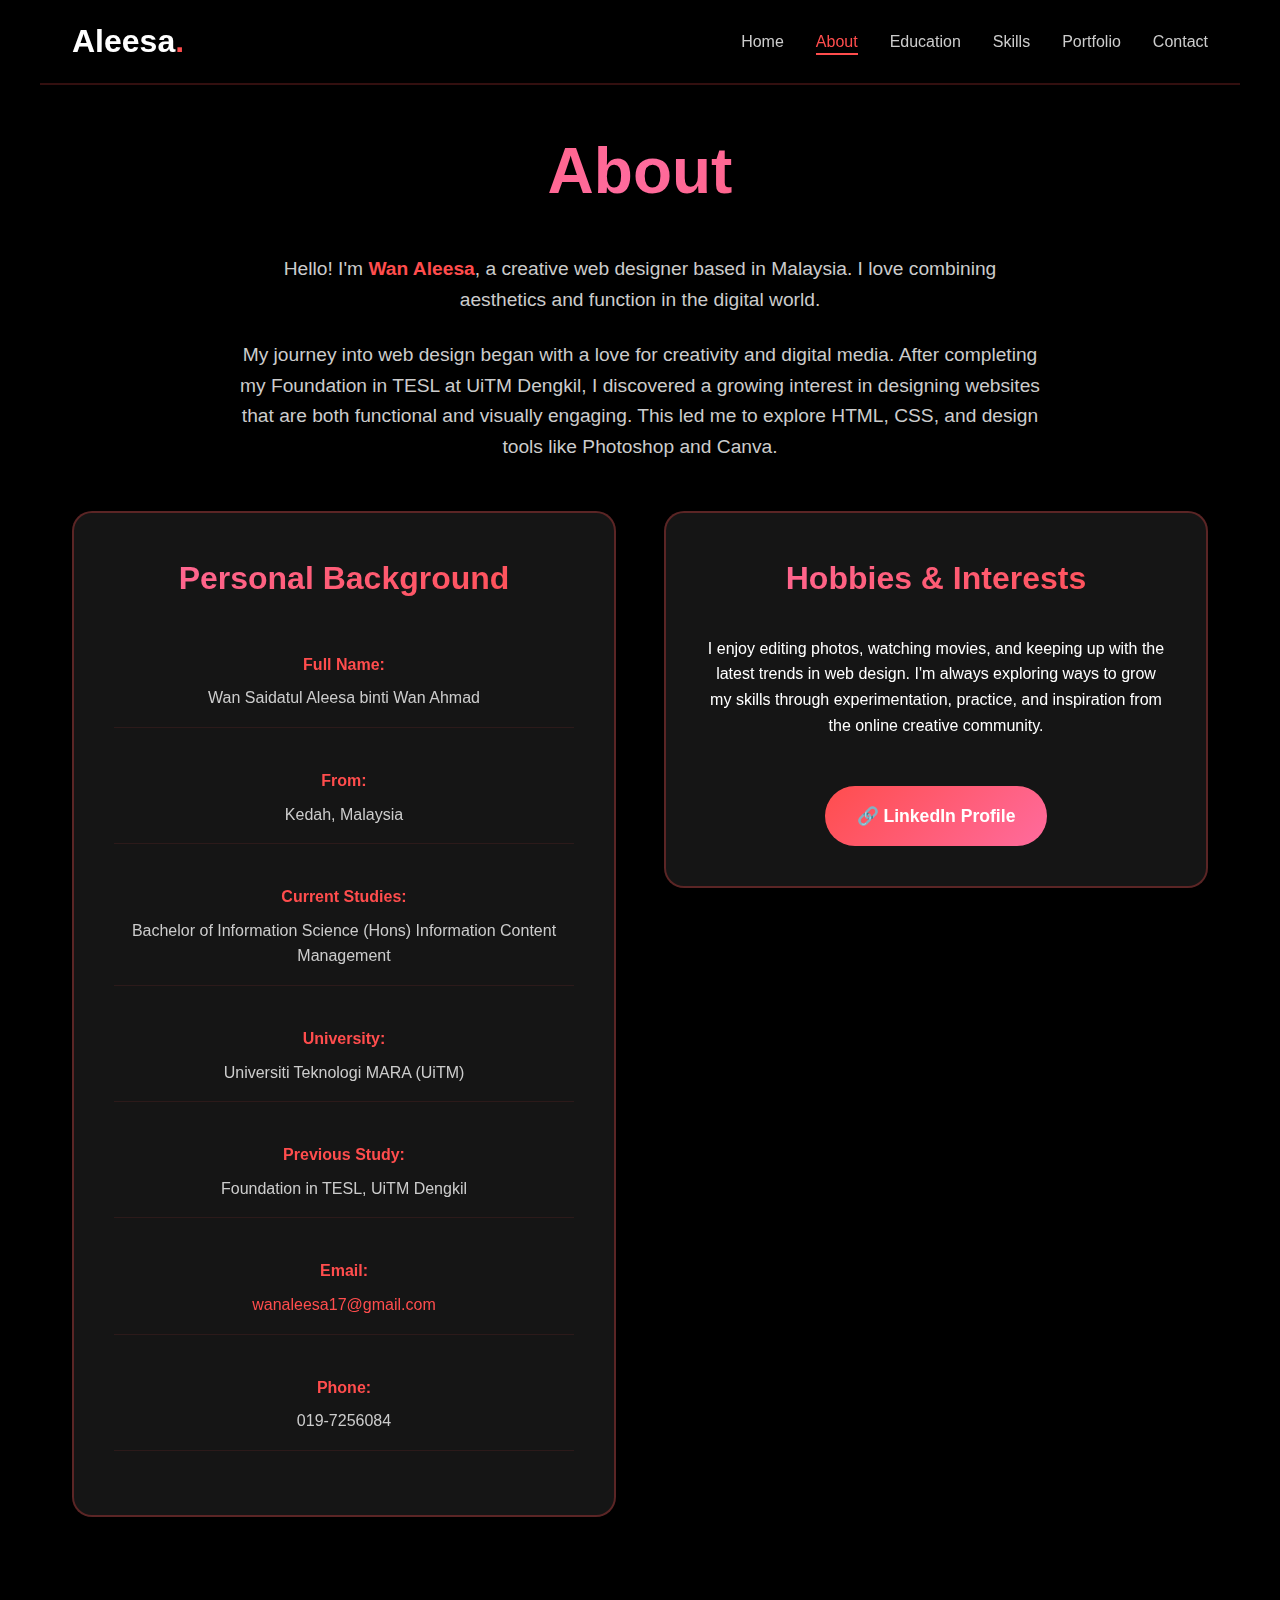
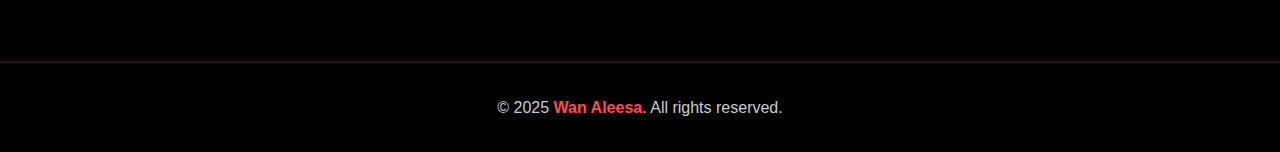
<file: about.html>
<!DOCTYPE html>
<html lang="en">
<head>
  <meta charset="UTF-8" />
  <meta name="viewport" content="width=device-width, initial-scale=1.0" />
  <title>About Me - Aleesa</title>
  <link rel="stylesheet" href="style.css" />
</head>
<body>
  <header>
    <div class="logo"><a href="index.html">Aleesa<span>.</span></a></div>
    <nav>
      <ul>
        <li><a href="index.html">Home</a></li>
        <li><a href="about.html" class="active">About</a></li>
        <li><a href="education.html">Education</a></li>
        <li><a href="skills.html">Skills</a></li>
        <li><a href="portfolio.html">Portfolio</a></li>
        <li><a href="contact.html">Contact</a></li>
      </ul>
    </nav>
  </header>

  <section class="hero center-text">
    <div class="hero-text">
      <h1>About</h1>
      <p>Hello! I'm <span class="highlight">Wan Aleesa</span>, a creative web designer based in Malaysia. I love combining aesthetics and function in the digital world.</p>
      <p>My journey into web design began with a love for creativity and digital media. After completing my Foundation in TESL at UiTM Dengkil, I discovered a growing interest in designing websites that are both functional and visually engaging. This led me to explore HTML, CSS, and design tools like Photoshop and Canva.</p>
    </div>

    <div class="about-columns">
      <!-- Left Column: Personal Background -->
      <div class="column">
        <h2>Personal Background</h2>
        <div class="info-list">
          <div class="info-item">
            <span class="label">Full Name:</span>
            <span class="value">Wan Saidatul Aleesa binti Wan Ahmad</span>
          </div>
          <div class="info-item">
            <span class="label">From:</span>
            <span class="value">Kedah, Malaysia</span>
          </div>
          <div class="info-item">
            <span class="label">Current Studies:</span>
            <span class="value">Bachelor of Information Science (Hons) Information Content Management</span>
          </div>
          <div class="info-item">
            <span class="label">University:</span>
            <span class="value">Universiti Teknologi MARA (UiTM)</span>
          </div>
          <div class="info-item">
            <span class="label">Previous Study:</span>
            <span class="value">Foundation in TESL, UiTM Dengkil</span>
          </div>
          <div class="info-item">
            <span class="label">Email:</span>
            <a href="mailto:wanaleesa17@gmail.com" class="value email-link">wanaleesa17@gmail.com</a>
          </div>
          <div class="info-item">
            <span class="label">Phone:</span>
            <span class="value">019-7256084</span>
          </div>
        </div>
      </div>

      <!-- Right Column: Hobbies -->
      <div class="about-box">
        <h2>Hobbies & Interests</h2>
        <p>I enjoy editing photos, watching movies, and keeping up with the latest trends in web design. I'm always exploring ways to grow my skills through experimentation, practice, and inspiration from the online creative community.</p>

    <div class="button-group">
      <a href="https://www.linkedin.com/in/wan-aleesa-bb687b367/" class="btn primary" target="_blank">🔗 LinkedIn Profile</a>
    </div>
  </section>

  <footer class="footer">
    <p>© 2025 <span class="highlight">Wan Aleesa</span>. All rights reserved.</p>
  </footer>
</body>
</html>
</file>
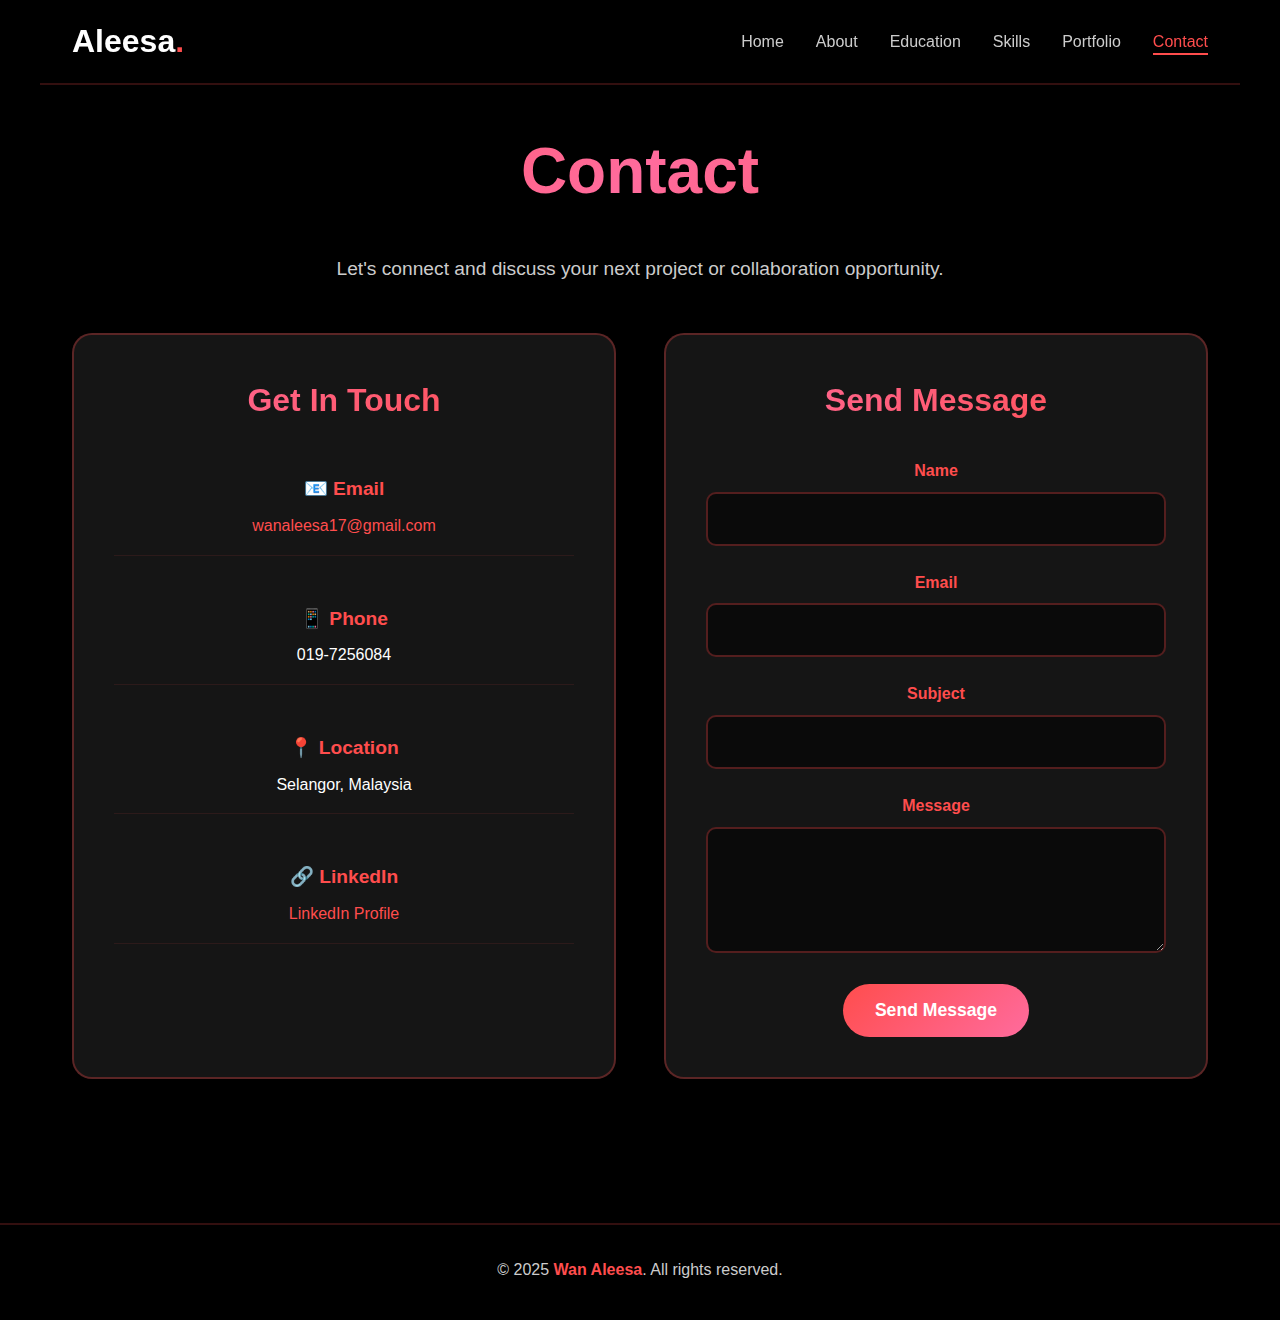
<file: contact.html>
<!DOCTYPE html>
<html lang="en">
<head>
  <meta charset="UTF-8" />
  <meta name="viewport" content="width=device-width, initial-scale=1.0" />
  <title>Contact - Aleesa</title>
  <link rel="stylesheet" href="style.css" />
</head>
<body>
  <header>
    <div class="logo"><a href="index.html">Aleesa<span>.</span></a></div>
    <nav>
      <ul>
        <li><a href="index.html">Home</a></li>
        <li><a href="about.html">About</a></li>
        <li><a href="education.html">Education</a></li>
        <li><a href="skills.html">Skills</a></li>
        <li><a href="portfolio.html">Portfolio</a></li>
        <li><a href="contact.html" class="active">Contact</a></li>
      </ul>
    </nav>
  </header>

  <section class="hero center-text">
    <div class="hero-text">
      <h1>Contact</h1>
      <p>Let's connect and discuss your next project or collaboration opportunity.</p>
    </div>

    <div class="contact-container">
      <div class="contact-info">
        <h2>Get In Touch</h2>
        <div class="contact-item">
          <h4>📧 Email</h4>
          <a href="mailto:wanaleesa17@gmail.com" class="contact-link">wanaleesa17@gmail.com</a>
        </div>
        <div class="contact-item">
          <h4>📱 Phone</h4>
          <p>019-7256084</p>
        </div>
        <div class="contact-item">
          <h4>📍 Location</h4>
          <p>Selangor, Malaysia</p>
        </div>
        <div class="contact-item">
          <h4>🔗 LinkedIn</h4>
          <a href="https://www.linkedin.com/in/wan-aleesa-bb687b367/" target="_blank" class="contact-link">LinkedIn Profile</a>
        </div>
      </div>

      <div class="contact-form">
        <h2>Send Message</h2>
        <form>
          <div class="form-group">
            <label for="name">Name</label>
            <input type="text" id="name" name="name" required>
          </div>
          <div class="form-group">
            <label for="email">Email</label>
            <input type="email" id="email" name="email" required>
          </div>
          <div class="form-group">
            <label for="subject">Subject</label>
            <input type="text" id="subject" name="subject" required>
          </div>
          <div class="form-group">
            <label for="message">Message</label>
            <textarea id="message" name="message" rows="5" required></textarea>
          </div>
          <button type="submit" class="btn primary">Send Message</button>
        </form>
      </div>
    </div>
  </section>

  <footer class="footer">
    <p>© 2025 <span class="highlight">Wan Aleesa</span>. All rights reserved.</p>
  </footer>
</body>
</html>
</file>
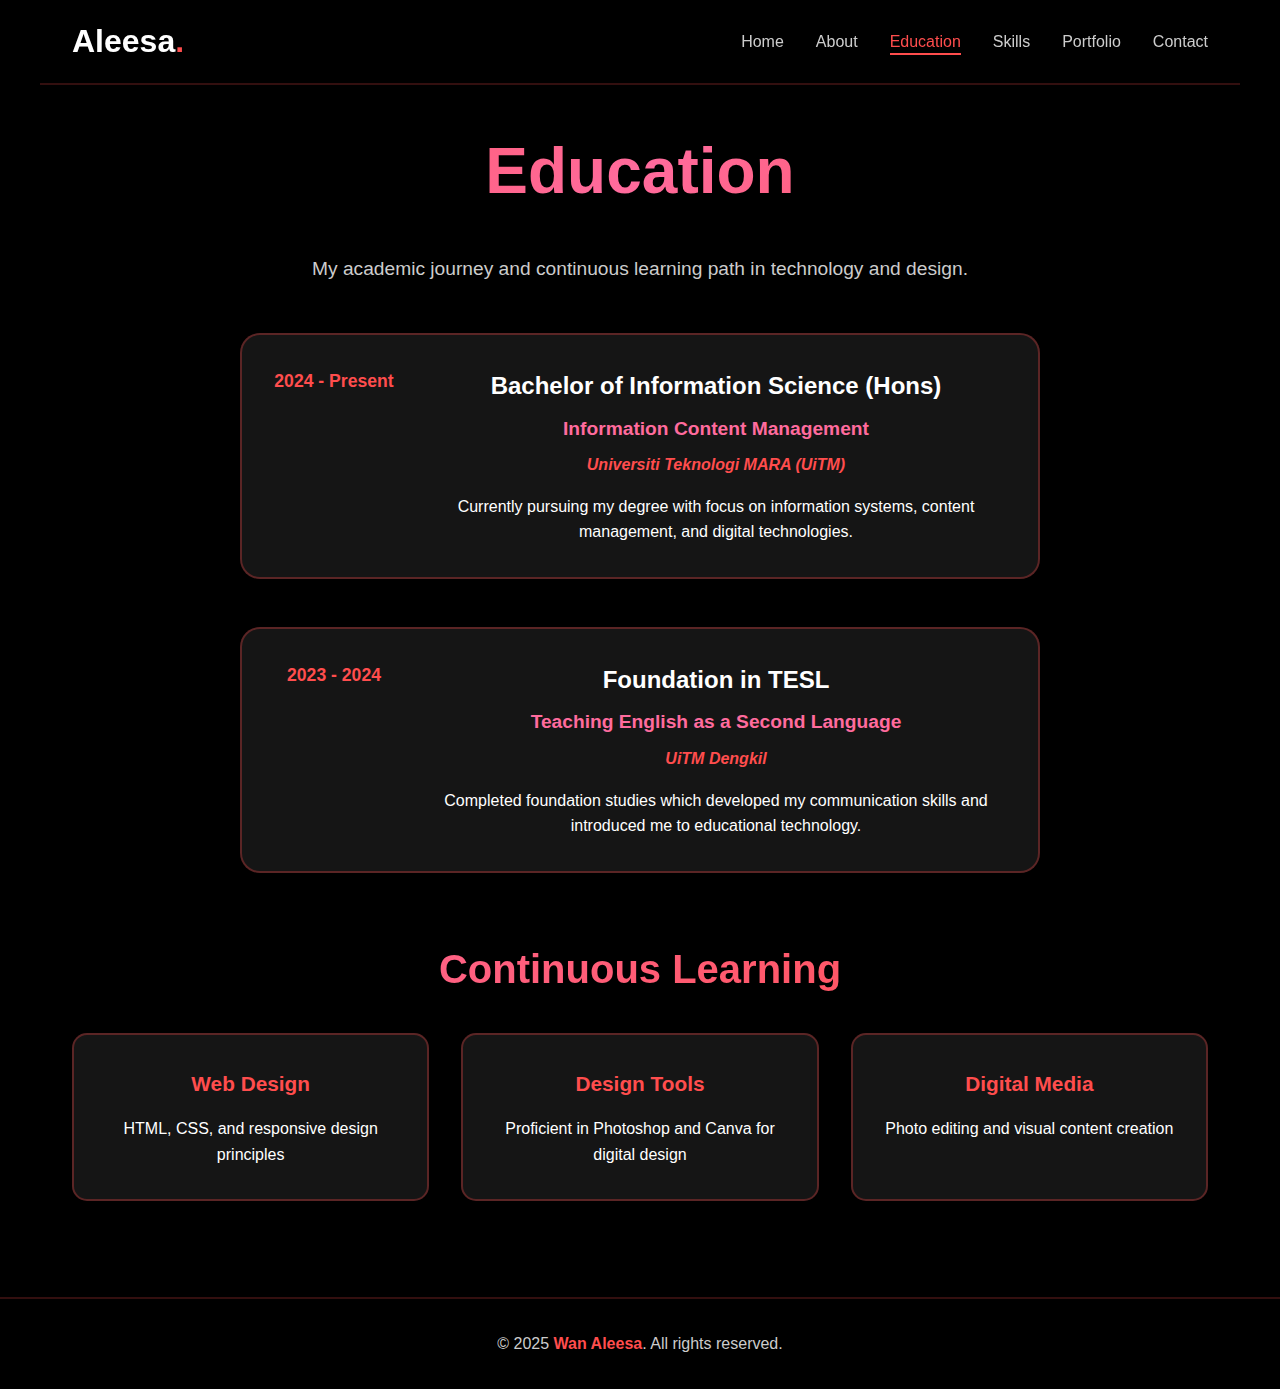
<file: education.html>
<!DOCTYPE html>
<html lang="en">
<head>
  <meta charset="UTF-8" />
  <meta name="viewport" content="width=device-width, initial-scale=1.0" />
  <title>Education - Aleesa</title>
  <link rel="stylesheet" href="style.css" />
</head>
<body>
  <header>
    <div class="logo"><a href="index.html">Aleesa<span>.</span></a></div>
    <nav>
      <ul>
        <li><a href="index.html">Home</a></li>
        <li><a href="about.html">About</a></li>
        <li><a href="education.html" class="active">Education</a></li>
        <li><a href="skills.html">Skills</a></li>
        <li><a href="portfolio.html">Portfolio</a></li>
        <li><a href="contact.html">Contact</a></li>
      </ul>
    </nav>
  </header>

  <section class="hero center-text">
    <div class="hero-text">
      <h1>Education</h1>
      <p>My academic journey and continuous learning path in technology and design.</p>
    </div>

    <div class="education-timeline">
      <div class="timeline-item">
        <div class="timeline-date">2024 - Present</div>
        <div class="timeline-content">
          <h3>Bachelor of Information Science (Hons)</h3>
          <h4>Information Content Management</h4>
          <p class="institution">Universiti Teknologi MARA (UiTM)</p>
          <p>Currently pursuing my degree with focus on information systems, content management, and digital technologies.</p>
        </div>
      </div>

      <div class="timeline-item">
        <div class="timeline-date">2023 - 2024</div>
        <div class="timeline-content">
          <h3>Foundation in TESL</h3>
          <h4>Teaching English as a Second Language</h4>
          <p class="institution">UiTM Dengkil</p>
          <p>Completed foundation studies which developed my communication skills and introduced me to educational technology.</p>
        </div>
      </div>
    </div>

    <div class="certifications">
      <h2>Continuous Learning</h2>
      <div class="cert-grid">
        <div class="cert-item">
          <h4>Web Design</h4>
          <p>HTML, CSS, and responsive design principles</p>
        </div>
        <div class="cert-item">
          <h4>Design Tools</h4>
          <p>Proficient in Photoshop and Canva for digital design</p>
        </div>
        <div class="cert-item">
          <h4>Digital Media</h4>
          <p>Photo editing and visual content creation</p>
        </div>
      </div>
    </div>
  </section>

  <footer class="footer">
    <p>© 2025 <span class="highlight">Wan Aleesa</span>. All rights reserved.</p>
  </footer>
</body>
</html>
</file>
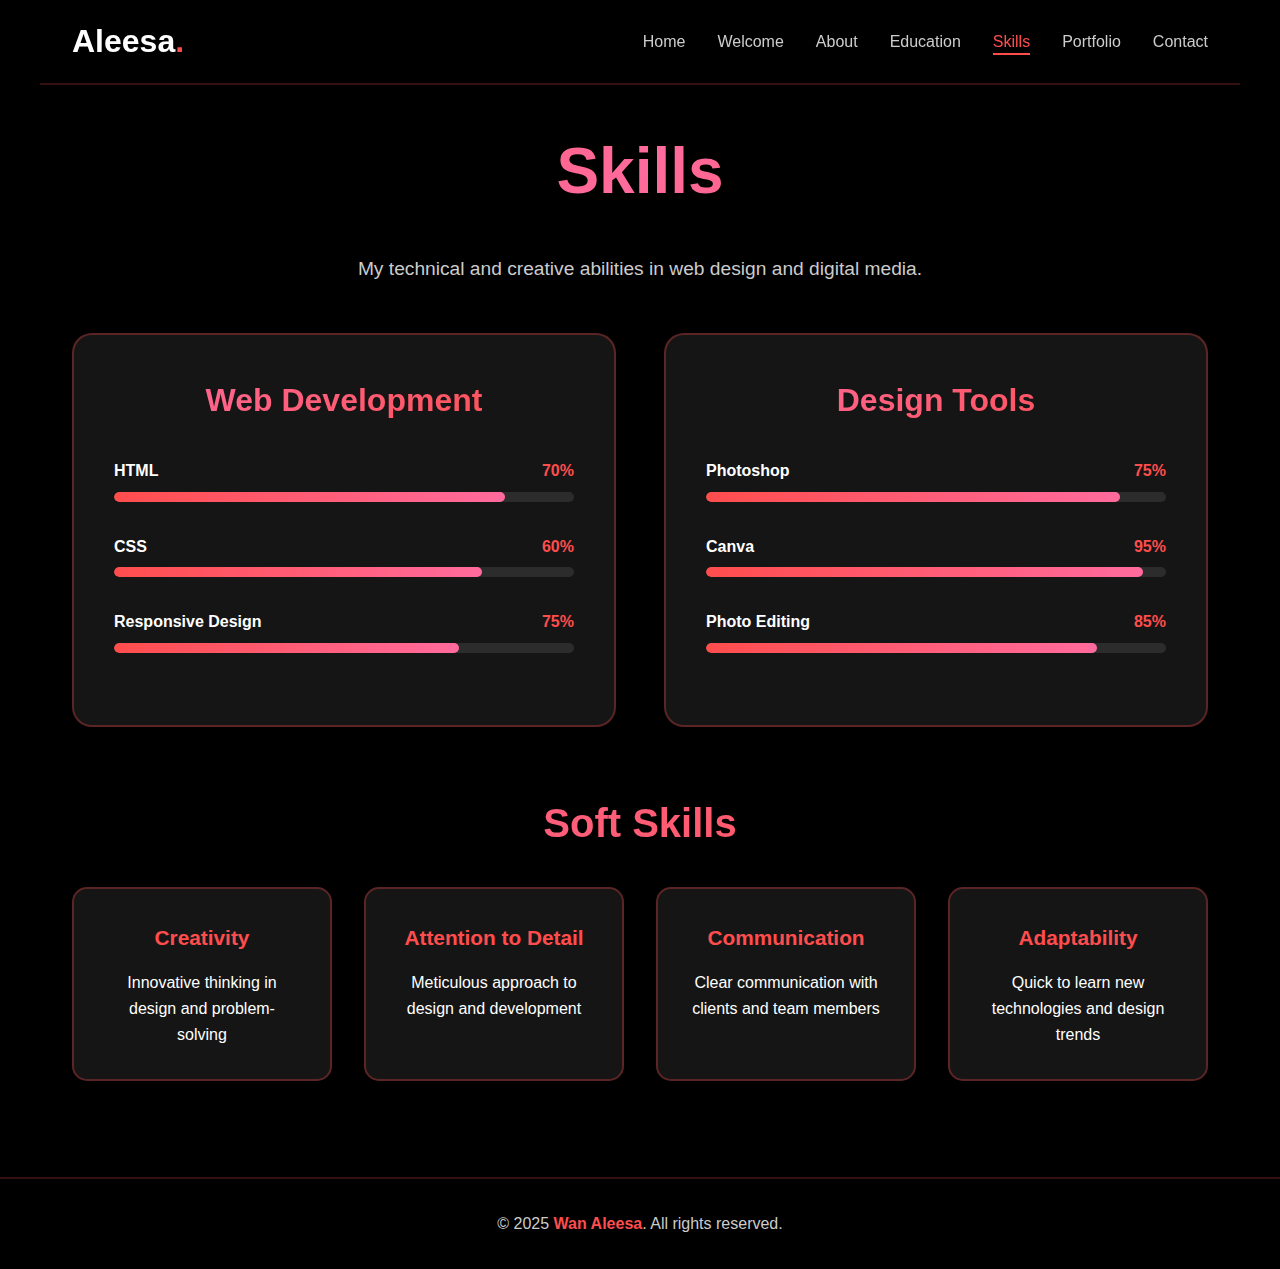
<file: skills.html>
<!DOCTYPE html>
<html lang="en">
<head>
  <meta charset="UTF-8" />
  <meta name="viewport" content="width=device-width, initial-scale=1.0" />
  <title>Skills - Aleesa</title>
  <link rel="stylesheet" href="style.css" />
</head>
<body>
  <header>
    <div class="logo"><a href="student.html">Aleesa<span>.</span></a></div>
    <nav>
      <ul>
        <li><a href="home.html">Home</a></li>
        <li><a href="index.html">Welcome</a></li>
        <li><a href="about.html">About</a></li>
        <li><a href="education.html">Education</a></li>
        <li><a href="skills.html" class="active">Skills</a></li>
        <li><a href="portfolio.html">Portfolio</a></li>
        <li><a href="contact.html">Contact</a></li>
      </ul>
    </nav>
  </header>

  <section class="hero center-text">
    <div class="hero-text">
      <h1>Skills</h1>
      <p>My technical and creative abilities in web design and digital media.</p>
    </div>

    <div class="skills-container">
      <div class="skill-category-large">
        <h2>Web Development</h2>
        <div class="skill-bars">
          <div class="skill-bar">
            <div class="skill-info">
              <span>HTML</span>
              <span>70%</span>
            </div>
            <div class="progress-bar">
              <div class="progress" style="width: 85%"></div>
            </div>
          </div>
          <div class="skill-bar">
            <div class="skill-info">
              <span>CSS</span>
              <span>60%</span>
            </div>
            <div class="progress-bar">
              <div class="progress" style="width: 80%"></div>
            </div>
          </div>
          <div class="skill-bar">
            <div class="skill-info">
              <span>Responsive Design</span>
              <span>75%</span>
            </div>
            <div class="progress-bar">
              <div class="progress" style="width: 75%"></div>
            </div>
          </div>
        </div>
      </div>

      <div class="skill-category-large">
        <h2>Design Tools</h2>
        <div class="skill-bars">
          <div class="skill-bar">
            <div class="skill-info">
              <span>Photoshop</span>
              <span>75%</span>
            </div>
            <div class="progress-bar">
              <div class="progress" style="width: 90%"></div>
            </div>
          </div>
          <div class="skill-bar">
            <div class="skill-info">
              <span>Canva</span>
              <span>95%</span>
            </div>
            <div class="progress-bar">
              <div class="progress" style="width: 95%"></div>
            </div>
          </div>
          <div class="skill-bar">
            <div class="skill-info">
              <span>Photo Editing</span>
              <span>85%</span>
            </div>
            <div class="progress-bar">
              <div class="progress" style="width: 85%"></div>
            </div>
          </div>
        </div>
      </div>
    </div>

    <div class="soft-skills">
      <h2>Soft Skills</h2>
      <div class="soft-skills-grid">
        <div class="soft-skill">
          <h4>Creativity</h4>
          <p>Innovative thinking in design and problem-solving</p>
        </div>
        <div class="soft-skill">
          <h4>Attention to Detail</h4>
          <p>Meticulous approach to design and development</p>
        </div>
        <div class="soft-skill">
          <h4>Communication</h4>
          <p>Clear communication with clients and team members</p>
        </div>
        <div class="soft-skill">
          <h4>Adaptability</h4>
          <p>Quick to learn new technologies and design trends</p>
        </div>
      </div>
    </div>
  </section>

  <footer class="footer">
    <p>© 2025 <span class="highlight">Wan Aleesa</span>. All rights reserved.</p>
  </footer>
</body>
</html>
</file>
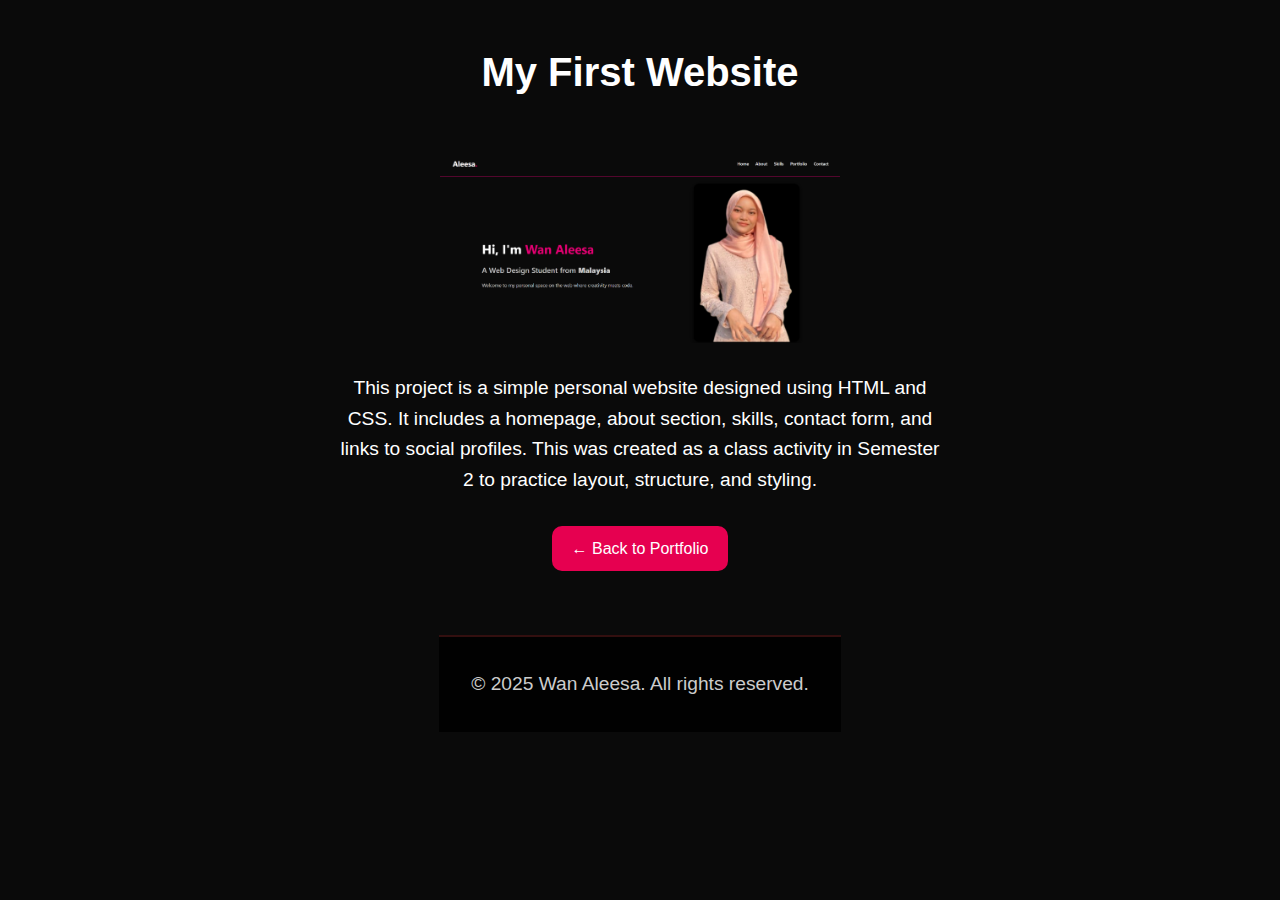
<file: website.html>
<!DOCTYPE html>
<html lang="en">
<head>
  <meta charset="UTF-8" />
  <meta name="viewport" content="width=device-width, initial-scale=1.0" />
  <title>My Sample Project</title>
  <link rel="stylesheet" href="../style.css" />
  <style>
    body {
      background-color: #0a0a0a;
      color: white;
      font-family: Arial, sans-serif;
      display: flex;
      flex-direction: column;
      align-items: center;
      padding: 40px;
      text-align: center;
    }

    h1 {
      font-size: 2.5rem;
      margin-bottom: 20px;
    }

    p {
      max-width: 600px;
      font-size: 1.2rem;
      line-height: 1.6;
    }

    img {
      width: 100%;
      max-width: 400px;
      margin: 30px 0;
      border-radius: 15px;
    }

    a.back-btn {
      margin-top: 30px;
      padding: 10px 20px;
      background-color: #e60050;
      color: white;
      text-decoration: none;
      border-radius: 10px;
      transition: background 0.3s;
    }

    a.back-btn:hover {
      background-color: #ff0066;
    }
  </style>
</head>
<body>
  <h1>My First Website</h1>
  <img src="website project.png" alt="Project Screenshot" />
  <p>
    This project is a simple personal website designed using HTML and CSS. It includes a homepage, about section, skills, contact form, and links to social profiles. This was created as a class activity in Semester 2 to practice layout, structure, and styling.
  </p>

  <a class="back-btn" href="../index.html">← Back to Portfolio</a>

  <footer class="footer">
    <p>© 2025 Wan Aleesa. All rights reserved.</p>
  </footer>
</body>
</html>
</file>
<file: style.css>
/* Reset and Base Styles */
* {
  margin: 0;
  padding: 0;
  box-sizing: border-box;
}

body {
  font-family: 'Arial', sans-serif;
  background-color: #000;
  color: #fff;
  line-height: 1.6;
  overflow-x: hidden;
}

/* Header Styles */
header {
  position: fixed;
  top: 0;
  left: 0;
  right: 0;
  z-index: 1000;
  background: rgba(0, 0, 0, 0.95);
  backdrop-filter: blur(10px);
  border-bottom: 2px solid rgba(255, 77, 77, 0.2);
  padding: 1rem 2rem;
}

header {
  display: flex;
  justify-content: space-between;
  align-items: center;
  max-width: 1200px;
  margin: 0 auto;
}

.logo a {
  font-size: 2rem;
  font-weight: bold;
  color: #fff;
  text-decoration: none;
  transition: color 0.3s ease;
}

.logo a:hover {
  color: #ff4d4d;
}

.logo span {
  color: #ff4d4d;
}

nav ul {
  display: flex;
  list-style: none;
  gap: 2rem;
}

nav a {
  color: #ccc;
  text-decoration: none;
  font-weight: 500;
  transition: all 0.3s ease;
  position: relative;
}

nav a:hover,
nav a.active {
  color: #ff4d4d;
}

nav a::after {
  content: '';
  position: absolute;
  bottom: -5px;
  left: 0;
  width: 0;
  height: 2px;
  background: #ff4d4d;
  transition: width 0.3s ease;
}

nav a:hover::after,
nav a.active::after {
  width: 100%;
}

.home-image {
  display: flex;
  justify-content: center; /* centers horizontally */
  align-items: center;      /* centers vertically if needed */
  margin-top: 20px;         /* adjust spacing from heading */
}

.home-image img {
  width: 200px; /* adjust size if needed */
  border-radius: 50%; /* optional for circle effect */
}
section {
  text-align: center;
}

/* Main Content */
.hero {
  min-height: 100vh;
  padding: 120px 2rem 2rem;
  max-width: 1200px;
  margin: 0 auto;
}

.center-text {
  text-align: center;
}

.hero-text h1 {
  font-size: 4rem;
  font-weight: bold;
  margin-bottom: 2rem;
  background: linear-gradient(135deg, #ff4d4d, #ff6b9d, #ff4d4d);
  -webkit-background-clip: text;
  -webkit-text-fill-color: transparent;
  background-clip: text;
}

.hero-text p {
  font-size: 1.2rem;
  color: #ccc;
  margin-bottom: 1.5rem;
  max-width: 800px;
  margin-left: auto;
  margin-right: auto;
}

.intro {
  font-size: 1.4rem !important;
  color: #fff !important;
}

.highlight {
  color: #ff4d4d;
  font-weight: 600;
}

/* Home Page Specific Styles */
.home-highlights {
  display: grid;
  grid-template-columns: repeat(auto-fit, minmax(300px, 1fr));
  gap: 2rem;
  margin: 3rem 0;
}

.highlight-card {
  background: rgba(26, 26, 26, 0.8);
  border: 2px solid rgba(255, 77, 77, 0.3);
  border-radius: 20px;
  padding: 2rem;
  text-align: center;
  transition: all 0.3s ease;
  backdrop-filter: blur(10px);
}

.highlight-card:hover {
  border-color: rgba(255, 77, 77, 0.6);
  transform: translateY(-10px);
  box-shadow: 0 20px 40px rgba(255, 77, 77, 0.2);
}

.highlight-card h3 {
  color: #ff4d4d;
  font-size: 1.5rem;
  margin-bottom: 1rem;
}

.highlight-card p {
  color: #ccc;
  font-size: 1rem;
}

/* Student Page Specific Styles */
.student-profile {
  max-width: 1000px;
  margin: 3rem auto;
}

.profile-main {
  display: flex;
  align-items: center;
  gap: 3rem;
  margin-bottom: 3rem;
  background: rgba(26, 26, 26, 0.8);
  border: 2px solid rgba(255, 77, 77, 0.3);
  border-radius: 20px;
  padding: 2.5rem;
  transition: all 0.3s ease;
}

.profile-main:hover {
  border-color: rgba(255, 77, 77, 0.6);
  transform: translateY(-5px);
}

.profile-image-placeholder {
  flex-shrink: 0;
}

.profile-avatar {
  width: 120px;
  height: 120px;
  border-radius: 50%;
  background: linear-gradient(135deg, #ff4d4d, #ff6b9d);
  display: flex;
  align-items: center;
  justify-content: center;
  font-size: 2.5rem;
  font-weight: bold;
  color: #fff;
}

.profile-info h2 {
  font-size: 2.2rem;
  margin-bottom: 0.5rem;
  background: linear-gradient(135deg, #ff6b9d, #ff4d4d);
  -webkit-background-clip: text;
  -webkit-text-fill-color: transparent;
  background-clip: text;
}

.student-title {
  font-size: 1.3rem;
  color: #ff4d4d;
  margin-bottom: 0.5rem;
}

.location {
  font-size: 1.1rem;
  color: #ccc;
}

.student-details {
  display: grid;
  grid-template-columns: repeat(auto-fit, minmax(350px, 1fr));
  gap: 2rem;
  margin-bottom: 3rem;
}

.detail-card {
  background: rgba(26, 26, 26, 0.8);
  border: 2px solid rgba(255, 77, 77, 0.3);
  border-radius: 20px;
  padding: 2.5rem;
  transition: all 0.3s ease;
}

.detail-card:hover {
  border-color: rgba(255, 77, 77, 0.6);
  transform: translateY(-5px);
}

.detail-card h3 {
  color: #ff4d4d;
  font-size: 1.5rem;
  margin-bottom: 1.5rem;
}

.academic-item {
  margin-bottom: 2rem;
  padding-bottom: 1.5rem;
  border-bottom: 1px solid rgba(255, 77, 77, 0.1);
}

.academic-item:last-child {
  border-bottom: none;
  margin-bottom: 0;
}

.academic-item h4 {
  color: #ff6b9d;
  font-size: 1.1rem;
  margin-bottom: 0.5rem;
}

.institution {
  color: #ff4d4d;
  font-weight: 600;
  font-style: italic;
}

.interests-list {
  list-style: none;
}

.interests-list li {
  color: #ccc;
  margin-bottom: 0.8rem;
  position: relative;
  padding-left: 1.5rem;
}

.interests-list li::before {
  content: '▸';
  color: #ff4d4d;
  position: absolute;
  left: 0;
  font-weight: bold;
}

.skills-showcase {
  space-y: 1rem;
}

.skill-item {
  display: flex;
  justify-content: space-between;
  align-items: center;
  padding: 1rem;
  background: rgba(0, 0, 0, 0.3);
  border-radius: 10px;
  margin-bottom: 1rem;
  border: 1px solid rgba(255, 77, 77, 0.2);
}

.skill-name {
  color: #fff;
  font-weight: 600;
}

.skill-level {
  color: #ff4d4d;
  font-weight: bold;
  font-size: 0.9rem;
}

.student-quote {
  background: rgba(26, 26, 26, 0.8);
  border: 2px solid rgba(255, 77, 77, 0.3);
  border-radius: 20px;
  padding: 2.5rem;
  text-align: center;
  margin-bottom: 2rem;
}

.student-quote blockquote {
  font-size: 1.3rem;
  font-style: italic;
  color: #fff;
  margin-bottom: 1rem;
  line-height: 1.8;
}

.student-quote cite {
  color: #ff4d4d;
  font-weight: 600;
  font-size: 1.1rem;
}

/* About Page Specific Styles */
.about-columns {
  display: flex;
  justify-content: space-between;
  align-items: flex-start;
  gap: 3rem;
  margin: 3rem 0;
  flex-wrap: nowrap;
}

.column,
.about-box {
  background: rgba(26, 26, 26, 0.8);
  border: 2px solid rgba(255, 77, 77, 0.3);
  border-radius: 20px;
  padding: 2.5rem;
  width: 48%;
  transition: all 0.5s ease;
  backdrop-filter: blur(10px);
}

.column:hover,
.about-box:hover {
  border-color: rgba(255, 77, 77, 0.6);
  background: rgba(26, 26, 26, 0.9);
  box-shadow: 0 20px 40px rgba(255, 77, 77, 0.2);
  transform: translateY(-10px);
}

.column h2,
.about-box h2 {
  font-size: 2rem;
  margin-bottom: 2rem;
  text-align: center;
  background: linear-gradient(135deg, #ff6b9d, #ff4d4d);
  -webkit-background-clip: text;
  -webkit-text-fill-color: transparent;
  background-clip: text;
}

.info-list {
  space-y: 1.5rem;
}

.info-item {
  display: flex;
  flex-direction: column;
  margin-bottom: 1.5rem;
  padding: 1rem 0;
  border-bottom: 1px solid rgba(255, 77, 77, 0.1);
}

.label {
  color: #ff4d4d;
  font-weight: 600;
  margin-bottom: 0.5rem;
}

.value {
  color: #ccc;
}

.email-link {
  color: #ff4d4d !important;
  text-decoration: none;
  transition: color 0.3s ease;
}

.email-link:hover {
  color: #ff6b9d !important;
}

.skills-grid {
  display: grid;
  grid-template-columns: 1fr 1fr;
  gap: 1.5rem;
  margin-top: 2rem;
}

.skill-category {
  background: rgba(0, 0, 0, 0.3);
  padding: 1.5rem;
  border-radius: 12px;
  border: 1px solid rgba(255, 77, 77, 0.2);
  transition: border-color 0.3s ease;
}

.skill-category:hover {
  border-color: rgba(255, 77, 77, 0.4);
}

.skill-category h4 {
  color: #ff4d4d;
  font-size: 1.1rem;
  margin-bottom: 1rem;
}

.skill-category ul {
  list-style: none;
}

.skill-category li {
  color: #ccc;
  font-size: 0.9rem;
  margin-bottom: 0.5rem;
  position: relative;
  padding-left: 1rem;
}

.skill-category li::before {
  content: '•';
  color: #ff4d4d;
  position: absolute;
  left: 0;
}

/* Education Page Styles */
.education-timeline {
  max-width: 800px;
  margin: 3rem auto;
}

.timeline-item {
  display: flex;
  gap: 2rem;
  margin-bottom: 3rem;
  padding: 2rem;
  background: rgba(26, 26, 26, 0.8);
  border: 2px solid rgba(255, 77, 77, 0.3);
  border-radius: 20px;
  transition: all 0.3s ease;
}

.timeline-item:hover {
  border-color: rgba(255, 77, 77, 0.6);
  transform: translateY(-5px);
}

.timeline-date {
  color: #ff4d4d;
  font-weight: bold;
  font-size: 1.1rem;
  min-width: 120px;
}

.timeline-content h3 {
  color: #fff;
  font-size: 1.5rem;
  margin-bottom: 0.5rem;
}

.timeline-content h4 {
  color: #ff6b9d;
  font-size: 1.2rem;
  margin-bottom: 0.5rem;
}

.institution {
  color: #ff4d4d;
  font-weight: 600;
  margin-bottom: 1rem;
}

.certifications {
  margin-top: 4rem;
}

.certifications h2 {
  text-align: center;
  font-size: 2.5rem;
  margin-bottom: 2rem;
  background: linear-gradient(135deg, #ff6b9d, #ff4d4d);
  -webkit-background-clip: text;
  -webkit-text-fill-color: transparent;
  background-clip: text;
}

.cert-grid {
  display: grid;
  grid-template-columns: repeat(auto-fit, minmax(300px, 1fr));
  gap: 2rem;
  margin-top: 2rem;
}

.cert-item {
  background: rgba(26, 26, 26, 0.8);
  border: 2px solid rgba(255, 77, 77, 0.3);
  border-radius: 15px;
  padding: 2rem;
  text-align: center;
  transition: all 0.3s ease;
}

.cert-item:hover {
  border-color: rgba(255, 77, 77, 0.6);
  transform: translateY(-5px);
}

.cert-item h4 {
  color: #ff4d4d;
  font-size: 1.3rem;
  margin-bottom: 1rem;
}

/* Skills Page Styles */
.skills-container {
  display: grid;
  grid-template-columns: 1fr 1fr;
  gap: 3rem;
  margin: 3rem 0;
}

.skill-category-large {
  background: rgba(26, 26, 26, 0.8);
  border: 2px solid rgba(255, 77, 77, 0.3);
  border-radius: 20px;
  padding: 2.5rem;
  transition: all 0.3s ease;
}

.skill-category-large:hover {
  border-color: rgba(255, 77, 77, 0.6);
  transform: translateY(-5px);
}

.skill-category-large h2 {
  text-align: center;
  font-size: 2rem;
  margin-bottom: 2rem;
  background: linear-gradient(135deg, #ff6b9d, #ff4d4d);
  -webkit-background-clip: text;
  -webkit-text-fill-color: transparent;
  background-clip: text;
}

.skill-bar {
  margin-bottom: 2rem;
}

.skill-info {
  display: flex;
  justify-content: space-between;
  margin-bottom: 0.5rem;
}

.skill-info span:first-child {
  color: #fff;
  font-weight: 600;
}

.skill-info span:last-child {
  color: #ff4d4d;
  font-weight: bold;
}

.progress-bar {
  background: rgba(255, 255, 255, 0.1);
  height: 10px;
  border-radius: 5px;
  overflow: hidden;
}

.progress {
  height: 100%;
  background: linear-gradient(90deg, #ff4d4d, #ff6b9d);
  border-radius: 5px;
  transition: width 1s ease;
}

.soft-skills {
  margin-top: 4rem;
}

.soft-skills h2 {
  text-align: center;
  font-size: 2.5rem;
  margin-bottom: 2rem;
  background: linear-gradient(135deg, #ff6b9d, #ff4d4d);
  -webkit-background-clip: text;
  -webkit-text-fill-color: transparent;
  background-clip: text;
}

.soft-skills-grid {
  display: grid;
  grid-template-columns: repeat(auto-fit, minmax(250px, 1fr));
  gap: 2rem;
}

.soft-skill {
  background: rgba(26, 26, 26, 0.8);
  border: 2px solid rgba(255, 77, 77, 0.3);
  border-radius: 15px;
  padding: 2rem;
  text-align: center;
  transition: all 0.3s ease;
}

.soft-skill:hover {
  border-color: rgba(255, 77, 77, 0.6);
  transform: translateY(-5px);
}

.soft-skill h4 {
  color: #ff4d4d;
  font-size: 1.3rem;
  margin-bottom: 1rem;
}

/* Portfolio Page Styles */
.portfolio-grid {
  display: grid;
  grid-template-columns: repeat(auto-fit, minmax(350px, 1fr));
  gap: 2rem;
  margin: 3rem 0;
}

.portfolio-item {
  background: rgba(26, 26, 26, 0.8);
  border: 2px solid rgba(255, 77, 77, 0.3);
  border-radius: 20px;
  overflow: hidden;
  transition: all 0.3s ease;
}

.portfolio-item:hover {
  border-color: rgba(255, 77, 77, 0.6);
  transform: translateY(-10px);
  box-shadow: 0 20px 40px rgba(255, 77, 77, 0.2);
}

.portfolio-image {
  height: 250px;
  overflow: hidden;
}

.portfolio-image img {
  width: 100%;
  height: 100%;
  object-fit: cover;
  transition: transform 0.3s ease;
}

.portfolio-item:hover .portfolio-image img {
  transform: scale(1.1);
}

.portfolio-content {
  padding: 2rem;
}

.portfolio-content h3 {
  color: #ff6699; /* Title color - soft pink */
  margin-bottom: 8px;
  font-size: 20px;
}

.portfolio-content p {
  color: #ddd; /* More visible light grey */
  font-size: 14px;
}

.portfolio-tags {
  display: flex;
  gap: 0.5rem;
  flex-wrap: wrap;
}

.tag {
  background: rgba(255, 77, 77, 0.2);
  color: #ff4d4d;
  padding: 0.3rem 0.8rem;
  border-radius: 15px;
  font-size: 0.8rem;
  border: 1px solid rgba(255, 77, 77, 0.3);
}

/* Contact Page Styles */
.contact-container {
  display: grid;
  grid-template-columns: 1fr 1fr;
  gap: 3rem;
  margin: 3rem 0;
}

.contact-info,
.contact-form {
  background: rgba(26, 26, 26, 0.8);
  border: 2px solid rgba(255, 77, 77, 0.3);
  border-radius: 20px;
  padding: 2.5rem;
  transition: all 0.3s ease;
}

.contact-info:hover,
.contact-form:hover {
  border-color: rgba(255, 77, 77, 0.6);
  transform: translateY(-5px);
}

.contact-info h2,
.contact-form h2 {
  font-size: 2rem;
  margin-bottom: 2rem;
  text-align: center;
  background: linear-gradient(135deg, #ff6b9d, #ff4d4d);
  -webkit-background-clip: text;
  -webkit-text-fill-color: transparent;
  background-clip: text;
}

.contact-item {
  margin-bottom: 2rem;
  padding: 1rem 0;
  border-bottom: 1px solid rgba(255, 77, 77, 0.1);
}

.contact-item h4 {
  color: #ff4d4d;
  font-size: 1.2rem;
  margin-bottom: 0.5rem;
}

.contact-link {
  color: #ff4d4d;
  text-decoration: none;
  transition: color 0.3s ease;
}

.contact-link:hover {
  color: #ff6b9d;
}

.form-group {
  margin-bottom: 1.5rem;
}

.form-group label {
  display: block;
  color: #ff4d4d;
  font-weight: 600;
  margin-bottom: 0.5rem;
}

.form-group input,
.form-group textarea {
  width: 100%;
  padding: 1rem;
  background: rgba(0, 0, 0, 0.5);
  border: 2px solid rgba(255, 77, 77, 0.3);
  border-radius: 10px;
  color: #fff;
  font-size: 1rem;
  transition: border-color 0.3s ease;
}

.form-group input:focus,
.form-group textarea:focus {
  outline: none;
  border-color: #ff4d4d;
}

/* Button Styles */
.button-group {
  margin-top: 3rem;
  display: flex;
  gap: 1rem;
  justify-content: center;
  flex-wrap: wrap;
}

.btn {
  display: inline-flex;
  align-items: center;
  gap: 0.5rem;
  padding: 1rem 2rem;
  border-radius: 50px;
  text-decoration: none;
  font-weight: 600;
  font-size: 1.1rem;
  transition: all 0.3s ease;
  border: none;
  cursor: pointer;
}

.btn.primary {
  background: linear-gradient(135deg, #ff4d4d, #ff6b9d);
  color: #fff;
}

.btn.primary:hover {
  background: linear-gradient(135deg, #ff6b9d, #ff4d4d);
  transform: translateY(-3px);
  box-shadow: 0 10px 20px rgba(255, 77, 77, 0.3);
}

.btn.secondary {
  background: transparent;
  color: #ff4d4d;
  border: 2px solid #ff4d4d;
}

.btn.secondary:hover {
  background: #ff4d4d;
  color: #fff;
  transform: translateY(-3px);
}

/* Footer */
.footer {
  background: rgba(0, 0, 0, 0.9);
  border-top: 2px solid rgba(255, 77, 77, 0.2);
  padding: 2rem;
  text-align: center;
  margin-top: 4rem;
}

.footer p {
  color: #ccc;
}

/* Responsive Design */
@media screen and (max-width: 768px) {
  header {
    flex-direction: column;
    gap: 1rem;
    padding: 1rem;
  }

  nav ul {
    gap: 1rem;
    flex-wrap: wrap;
    justify-content: center;
  }

  .hero {
    padding: 150px 1rem 2rem;
  }

  .hero-text h1 {
    font-size: 2.5rem;
  }

  .about-columns,
  .skills-container,
  .contact-container {
    grid-template-columns: 1fr;
    gap: 2rem;
  }

  .column,
  .about-box {
    width: 100%;
  }

  .skills-grid {
    grid-template-columns: 1fr;
  }

  .timeline-item {
    flex-direction: column;
    gap: 1rem;
  }

  .timeline-date {
    min-width: auto;
  }

  .portfolio-grid {
    grid-template-columns: 1fr;
  }

  .button-group {
    flex-direction: column;
    align-items: center;
  }

  .profile-main {
    flex-direction: column;
    text-align: center;
  }

  .student-details {
    grid-template-columns: 1fr;
  }
}

@media screen and (max-width: 480px) {
  .hero-text h1 {
    font-size: 2rem;
  }

  .hero-text p {
    font-size: 1rem;
  }

  .column,
  .about-box,
  .skill-category-large,
  .contact-info,
  .contact-form {
    padding: 1.5rem;
  }
}
</file>
